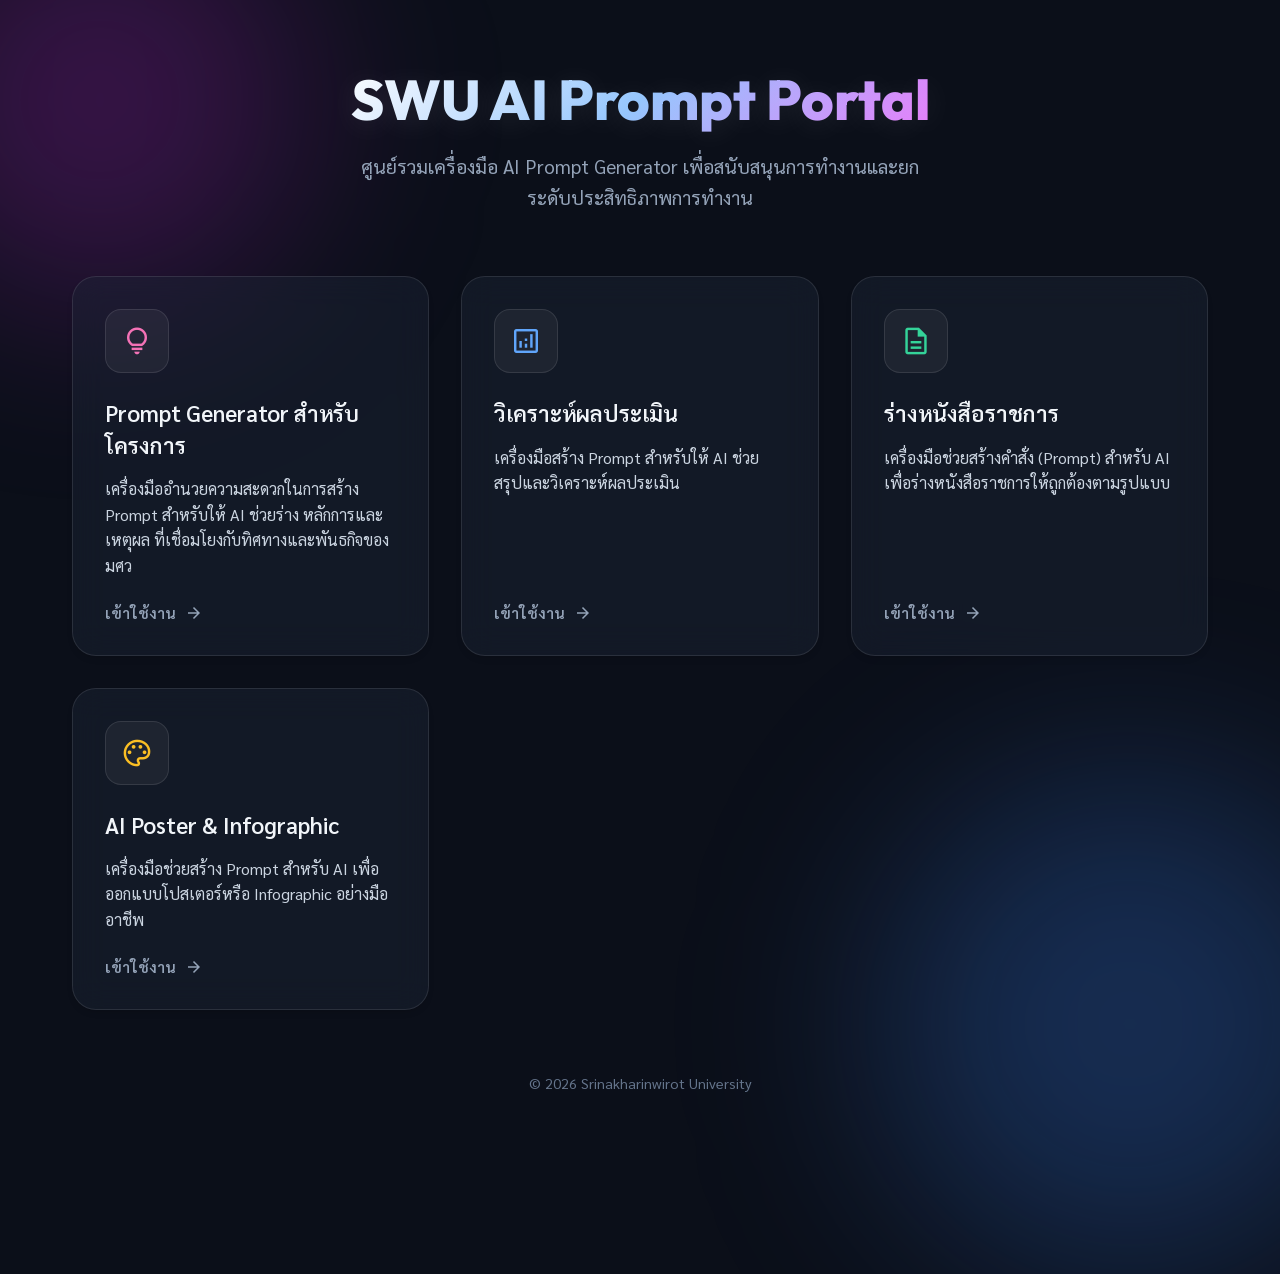
<file: index.html>
<!DOCTYPE html>
<html lang="th">
<head>
  <meta charset="UTF-8">
  <meta name="viewport" content="width=device-width, initial-scale=1.0">
  <title>SWU AI Prompt Portal</title>
  <meta name="description" content="ศูนย์รวมเครื่องมือ AI Prompt Generator">
  <link rel="stylesheet" href="index.css">
  <!-- Google Material Symbols -->
  <link rel="stylesheet" href="https://fonts.googleapis.com/css2?family=Material+Symbols+Outlined:opsz,wght,FILL,GRAD@24,400,0,0" />
</head>
<body>
  <!-- Background Orbs -->
  <div class="bg-orb orb-1"></div>
  <div class="bg-orb orb-2"></div>

  <header>
    <h1>SWU AI Prompt Portal</h1>
    <p class="subtitle">ศูนย์รวมเครื่องมือ AI Prompt Generator เพื่อสนับสนุนการทำงานและยกระดับประสิทธิภาพการทำงาน</p>
  </header>

  <main>
    <!-- Card 1 -->
    <a href="./Project Proposal/index.html" class="card c-1" target="_blank" rel="noopener noreferrer">
      <div class="icon-container">
        <span class="material-symbols-outlined">lightbulb</span>
      </div>
      <h2>Prompt Generator สำหรับโครงการ</h2>
      <p>เครื่องมืออำนวยความสะดวกในการสร้าง Prompt สำหรับให้ AI ช่วยร่าง หลักการและเหตุผล ที่เชื่อมโยงกับทิศทางและพันธกิจของ มศว</p>
      <div class="arrow">เข้าใช้งาน <span class="material-symbols-outlined">arrow_forward</span></div>
    </a>

    <!-- Card 2 -->
    <a href="./Project Evaluation/index.html" class="card c-2" target="_blank" rel="noopener noreferrer">
      <div class="icon-container">
        <span class="material-symbols-outlined">analytics</span>
      </div>
      <h2>วิเคราะห์ผลประเมิน</h2>
      <p>เครื่องมือสร้าง Prompt สำหรับให้ AI ช่วยสรุปและวิเคราะห์ผลประเมิน</p>
      <div class="arrow">เข้าใช้งาน <span class="material-symbols-outlined">arrow_forward</span></div>
    </a>

    <!-- Card 3 -->
    <a href="./Official Correspondance/index.html" class="card c-3" target="_blank" rel="noopener noreferrer">
      <div class="icon-container">
        <span class="material-symbols-outlined">description</span>
      </div>
      <h2>ร่างหนังสือราชการ</h2>
      <p>เครื่องมือช่วยสร้างคำสั่ง (Prompt) สำหรับ AI เพื่อร่างหนังสือราชการให้ถูกต้องตามรูปแบบ</p>
      <div class="arrow">เข้าใช้งาน <span class="material-symbols-outlined">arrow_forward</span></div>
    </a>

    <!-- Card 4 -->
    <a href="./Poster Infographic/index.html" class="card c-4" target="_blank" rel="noopener noreferrer">
      <div class="icon-container">
        <span class="material-symbols-outlined">palette</span>
      </div>
      <h2>AI Poster & Infographic</h2>
      <p>เครื่องมือช่วยสร้าง Prompt สำหรับ AI เพื่อออกแบบโปสเตอร์หรือ Infographic อย่างมืออาชีพ</p>
      <div class="arrow">เข้าใช้งาน <span class="material-symbols-outlined">arrow_forward</span></div>
    </a>
  </main>
  
  <footer>
    <p>&copy; 2026 Srinakharinwirot University</p>
  </footer>
</body>
</html>
</file>
<file: index.css>
@import url('https://fonts.googleapis.com/css2?family=Outfit:wght@300;400;600;800&family=Sarabun:wght@300;400;600&display=swap');

:root {
  --bg-color: #0b0f19;
  --text-color: #f1f5f9;
  --card-bg: rgba(30, 41, 59, 0.4);
  --card-border: rgba(255, 255, 255, 0.1);
  --primary: #c026d3; /* Vibrant purple */
  --secondary: #3b82f6; /* Vibrant blue */
}

* {
  box-sizing: border-box;
  margin: 0;
  padding: 0;
}

body {
  font-family: 'Sarabun', 'Outfit', sans-serif;
  background-color: var(--bg-color);
  color: var(--text-color);
  min-height: 100vh;
  display: flex;
  flex-direction: column;
  align-items: center;
  position: relative;
  overflow-x: hidden;
}

/* Background Animated Orbs */
.bg-orb {
  position: absolute;
  border-radius: 50%;
  filter: blur(100px);
  z-index: -1;
  animation: float 20s infinite alternate ease-in-out;
}

.orb-1 {
  width: 400px;
  height: 400px;
  background: rgba(192, 38, 211, 0.25);
  top: -100px;
  left: -100px;
}

.orb-2 {
  width: 500px;
  height: 500px;
  background: rgba(59, 130, 246, 0.25);
  bottom: -150px;
  right: -100px;
  animation-delay: -10s;
}

@keyframes float {
  0% { transform: translate(0, 0) scale(1); }
  50% { transform: translate(100px, 50px) scale(1.1); }
  100% { transform: translate(-50px, 150px) scale(0.9); }
}

header {
  text-align: center;
  padding: 4rem 2rem 2rem;
  z-index: 10;
}

h1 {
  font-family: 'Outfit', sans-serif;
  font-size: 3.5rem;
  font-weight: 800;
  margin-bottom: 1rem;
  background: linear-gradient(135deg, #fff, #93c5fd, #e879f9);
  -webkit-background-clip: text;
  -webkit-text-fill-color: transparent;
  text-shadow: 0 4px 30px rgba(255,255,255,0.1);
}

.subtitle {
  font-size: 1.2rem;
  color: #94a3b8;
  max-width: 600px;
  margin: 0 auto;
  line-height: 1.6;
}

main {
  width: 100%;
  max-width: 1200px;
  padding: 2rem;
  display: grid;
  grid-template-columns: repeat(auto-fit, minmax(300px, 1fr));
  gap: 2rem;
  z-index: 10;
}

.card {
  background: var(--card-bg);
  border: 1px solid var(--card-border);
  border-radius: 24px;
  padding: 2rem;
  text-decoration: none;
  color: var(--text-color);
  backdrop-filter: blur(16px);
  -webkit-backdrop-filter: blur(16px);
  transition: all 0.4s cubic-bezier(0.175, 0.885, 0.32, 1.275);
  display: flex;
  flex-direction: column;
  position: relative;
  overflow: hidden;
  box-shadow: 0 4px 6px -1px rgba(0, 0, 0, 0.1), 0 2px 4px -1px rgba(0, 0, 0, 0.06);
}

.card::before {
  content: '';
  position: absolute;
  top: 0;
  left: 0;
  right: 0;
  height: 4px;
  background: linear-gradient(90deg, var(--secondary), var(--primary));
  opacity: 0;
  transition: opacity 0.3s ease;
}

.card:hover {
  transform: translateY(-8px);
  box-shadow: 0 20px 40px rgba(0, 0, 0, 0.4), 0 0 20px rgba(192, 38, 211, 0.15);
  border-color: rgba(255, 255, 255, 0.2);
}

.card:hover::before {
  opacity: 1;
}

.icon-container {
  width: 64px;
  height: 64px;
  border-radius: 16px;
  background: rgba(255, 255, 255, 0.05);
  display: flex;
  align-items: center;
  justify-content: center;
  margin-bottom: 1.5rem;
  border: 1px solid rgba(255, 255, 255, 0.1);
  transition: all 0.3s ease;
}

.card:hover .icon-container {
  transform: scale(1.1) rotate(5deg);
  background: rgba(255, 255, 255, 0.1);
}

.material-symbols-outlined {
  font-size: 32px !important;
}

.c-1 .icon-container { color: #f472b6; }
.c-2 .icon-container { color: #60a5fa; }
.c-3 .icon-container { color: #34d399; }
.c-4 .icon-container { color: #fbbf24; }

.card h2 {
  font-size: 1.4rem;
  font-weight: 600;
  margin-bottom: 1rem;
  line-height: 1.4;
}

.card p {
  color: #cbd5e1;
  font-size: 1rem;
  line-height: 1.6;
  flex-grow: 1;
}

.arrow {
  margin-top: 1.5rem;
  display: flex;
  align-items: center;
  color: #94a3b8;
  font-weight: 600;
  font-size: 0.95rem;
  transition: color 0.3s ease;
}

.card:hover .arrow {
  color: #fff;
}

.arrow .material-symbols-outlined {
  font-size: 20px !important;
  margin-left: 8px;
  transition: transform 0.3s ease;
}

.card:hover .arrow .material-symbols-outlined {
  transform: translateX(6px);
}

footer {
  margin-top: auto;
  padding: 2rem;
  color: #64748b;
  font-size: 0.9rem;
  z-index: 10;
}

@media (max-width: 768px) {
  h1 {
    font-size: 2.5rem;
  }
}
</file>
